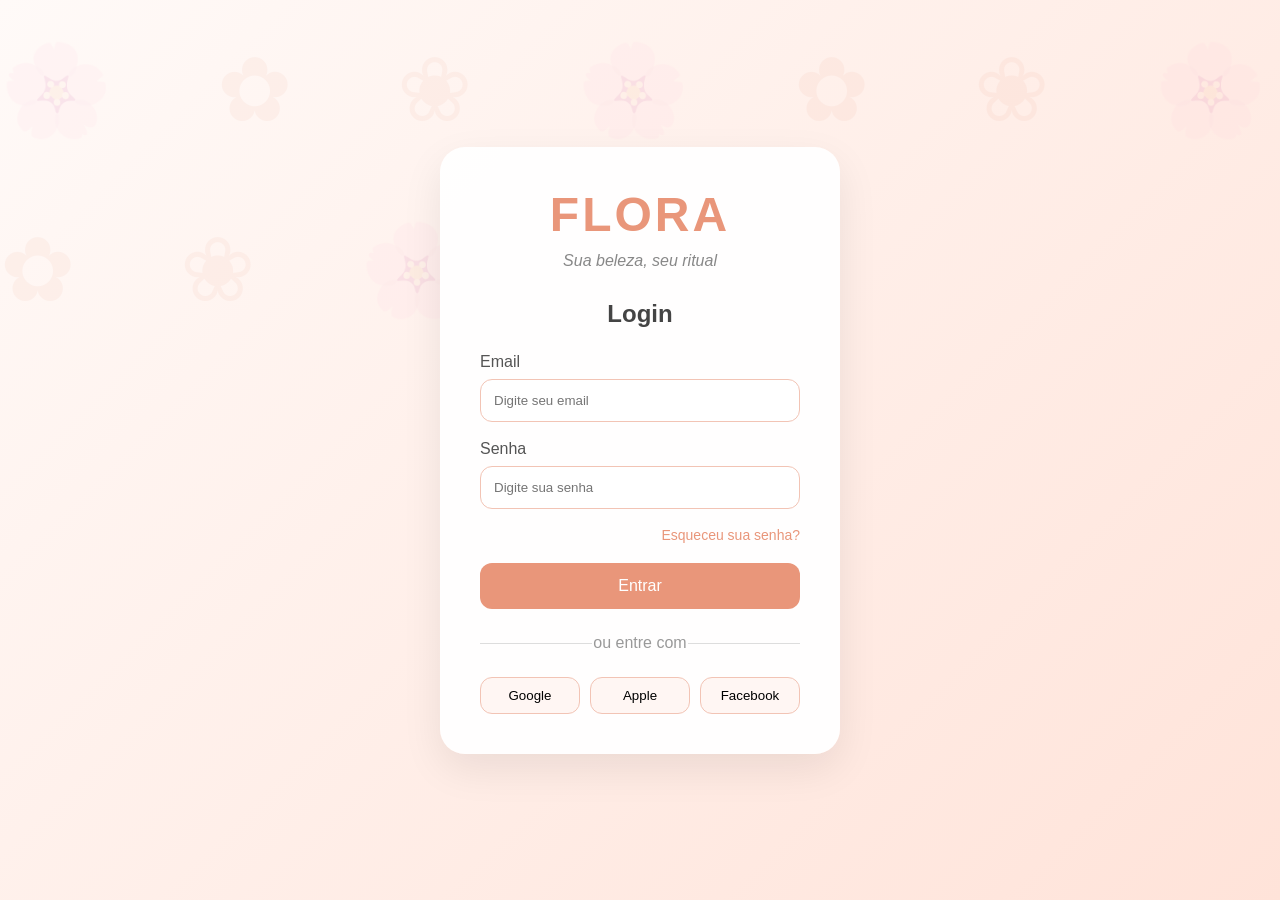
<file: index_login.html>
<!DOCTYPE html>
<html lang="pt-BR">
<head>
<meta charset="UTF-8">
<meta name="viewport" content="width=device-width, initial-scale=1.0">
<title>FLORA | Login</title>

<style>
*{
    margin:0;
    padding:0;
    box-sizing:border-box;
    font-family:'Segoe UI',sans-serif;
}

body{
    min-height:100vh;
    display:flex;
    justify-content:center;
    align-items:center;
    background:linear-gradient(135deg,#fffaf8,#ffe3d9);
    position:relative;
    overflow:hidden;
}

/* Flores de fundo */
body::before{
    content:"🌸 ✿ ❀ 🌸 ✿ ❀ 🌸 ✿ ❀ 🌸 ✿ ❀";
    position:absolute;
    inset:0;
    font-size:90px;
    line-height:180px;
    color:#e9967a;
    opacity:0.08;
    word-spacing:80px;
    overflow:hidden;
}

/* Card */
.container{
    position:relative;
    z-index:1;
    width:400px;
    background:rgba(255,255,255,0.96);
    padding:40px;
    border-radius:25px;
    box-shadow:0 15px 40px rgba(0,0,0,0.08);
    text-align:center;
}

.logo{
    color:#e9967a;
    font-size:3rem;
    letter-spacing:3px;
    margin-bottom:10px;
}

.slogan{
    color:#888;
    font-style:italic;
    margin-bottom:30px;
}

h2{
    color:#444;
    margin-bottom:25px;
}

.form-group{
    text-align:left;
    margin-bottom:18px;
}

label{
    display:block;
    margin-bottom:8px;
    color:#555;
}

input{
    width:100%;
    padding:13px;
    border:1px solid #f2c4b5;
    border-radius:12px;
    outline:none;
    transition:.3s;
}

input:focus{
    border-color:#e9967a;
    box-shadow:0 0 10px rgba(233,150,122,.25);
}

.forgot{
    display:block;
    text-align:right;
    text-decoration:none;
    color:#e9967a;
    margin-bottom:20px;
    font-size:14px;
}

.login-btn{
    width:100%;
    padding:14px;
    border:none;
    border-radius:12px;
    background:#e9967a;
    color:white;
    font-size:16px;
    cursor:pointer;
    transition:.3s;
}

.login-btn:hover{
    background:#d88164;
}

.separator{
    margin:25px 0;
    color:#999;
    position:relative;
}

.separator::before,
.separator::after{
    content:"";
    position:absolute;
    width:35%;
    height:1px;
    background:#ddd;
    top:50%;
}

.separator::before{
    left:0;
}

.separator::after{
    right:0;
}

.social{
    display:flex;
    gap:10px;
}

.social button{
    flex:1;
    padding:10px;
    border:1px solid #f2c4b5;
    border-radius:12px;
    background:#fff6f3;
    cursor:pointer;
    transition:.3s;
}

.social button:hover{
    background:#ffe6dd;
}

.success{
    text-align:center;
}

.success h1{
    color:#e9967a;
    margin-bottom:20px;
}

.success h2{
    color:#444;
    margin-bottom:10px;
}

.success p{
    color:#666;
    margin-bottom:20px;
}
</style>

</head>
<body>

<div class="container" id="loginBox">

    <h1 class="logo">FLORA</h1>
    <p class="slogan">Sua beleza, seu ritual</p>

    <h2>Login</h2>

    <form id="loginForm">

        <div class="form-group">
            <label>Email</label>
            <input type="email" id="email" placeholder="Digite seu email" required>
        </div>

        <div class="form-group">
            <label>Senha</label>
            <input type="password" id="senha" placeholder="Digite sua senha" required>
        </div>

        <a href="#" class="forgot">Esqueceu sua senha?</a>

        <button type="submit" class="login-btn">
            Entrar
        </button>

    </form>

    <div class="separator">ou entre com</div>

    <div class="social">
        <button type="button">Google</button>
        <button type="button">Apple</button>
        <button type="button">Facebook</button>
    </div>

</div>

<script>
document.getElementById("loginForm").addEventListener("submit", function(e){
    e.preventDefault();

    let email = document.getElementById("email").value;
    let senha = document.getElementById("senha").value;

    if(email === "" || senha === ""){
        alert("Preencha todos os campos.");
        return;
    }

    document.getElementById("loginBox").innerHTML = `
        <div class="success">
            <h1>🌸 FLORA</h1>
            <h2>Login realizado com sucesso!</h2>
            <p>Bem-vindo(a) à nossa perfumaria.</p>
            <p style="font-size: 14px; color: #888; font-style: italic; margin-top: 15px;">
                Carregando a página inicial, aguarde...
            </p>
        </div>
    `;

    setTimeout(function() {
        window.location.href = 'index_home.html';
    }, 3000); 
});
</script>

</body>
</html>
</file>
